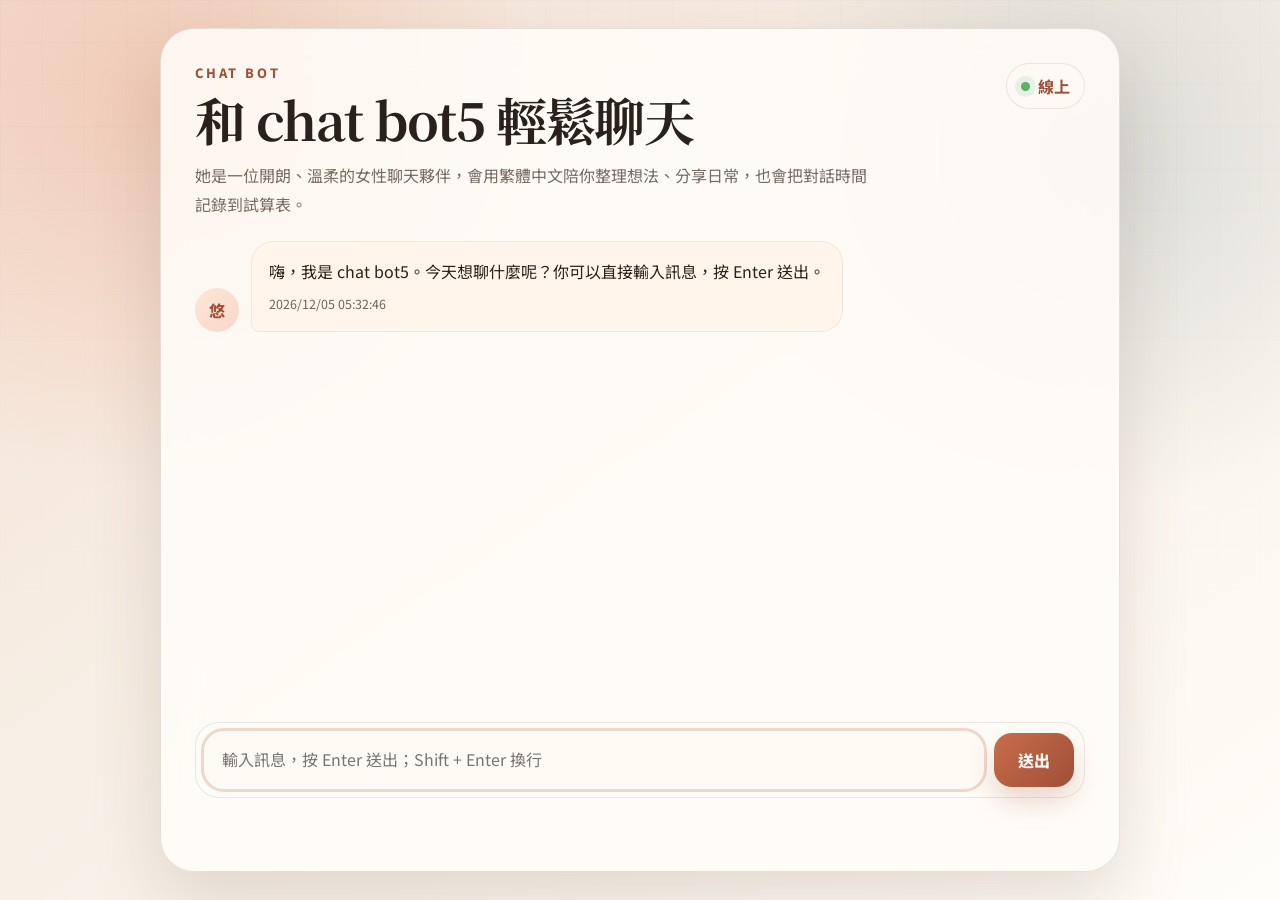
<file: index.html>
<!DOCTYPE html>
<html lang="zh-Hant">
<head>
  <meta charset="UTF-8">
  <meta name="viewport" content="width=device-width, initial-scale=1.0">
  <title>chat bot</title>
  <link rel="preconnect" href="https://fonts.googleapis.com">
  <link rel="preconnect" href="https://fonts.gstatic.com" crossorigin>
  <link href="https://fonts.googleapis.com/css2?family=Noto+Sans+TC:wght@400;500;700;800&family=Noto+Serif+TC:wght@600;700&display=swap" rel="stylesheet">
  <link rel="stylesheet" href="./styles.css">
</head>
<body>
  <main class="page-shell">
    <section class="chat-card" aria-label="chat bot 對話頁面">
      <header class="chat-header">
        <div>
          <p class="eyebrow">chat bot</p>
          <h1>和 chat bot5 輕鬆聊天</h1>
          <p class="intro">她是一位開朗、溫柔的女性聊天夥伴，會用繁體中文陪你整理想法、分享日常，也會把對話時間記錄到試算表。</p>
        </div>
        <div class="bot-badge" aria-label="chat bot5 線上">
          <span class="status-dot"></span>
          線上
        </div>
      </header>

      <section id="chatWindow" class="chat-window" aria-live="polite" aria-label="聊天紀錄">
        <article class="message bot">
          <div class="avatar" aria-hidden="true">悠</div>
          <div class="bubble">
            <p>嗨，我是 chat bot5。今天想聊什麼呢？你可以直接輸入訊息，按 Enter 送出。</p>
            <time id="welcomeTime"></time>
          </div>
        </article>
      </section>

      <form id="chatForm" class="composer">
        <label class="sr-only" for="messageInput">輸入訊息</label>
        <textarea
          id="messageInput"
          name="message"
          rows="1"
          maxlength="2000"
          placeholder="輸入訊息，按 Enter 送出；Shift + Enter 換行"
          required
        ></textarea>
        <button id="sendButton" type="submit">送出</button>
      </form>

      <p id="statusText" class="status" role="status"></p>
    </section>
  </main>

  <script src="./app.js?v=20260523-1"></script>
</body>
</html>
</file>
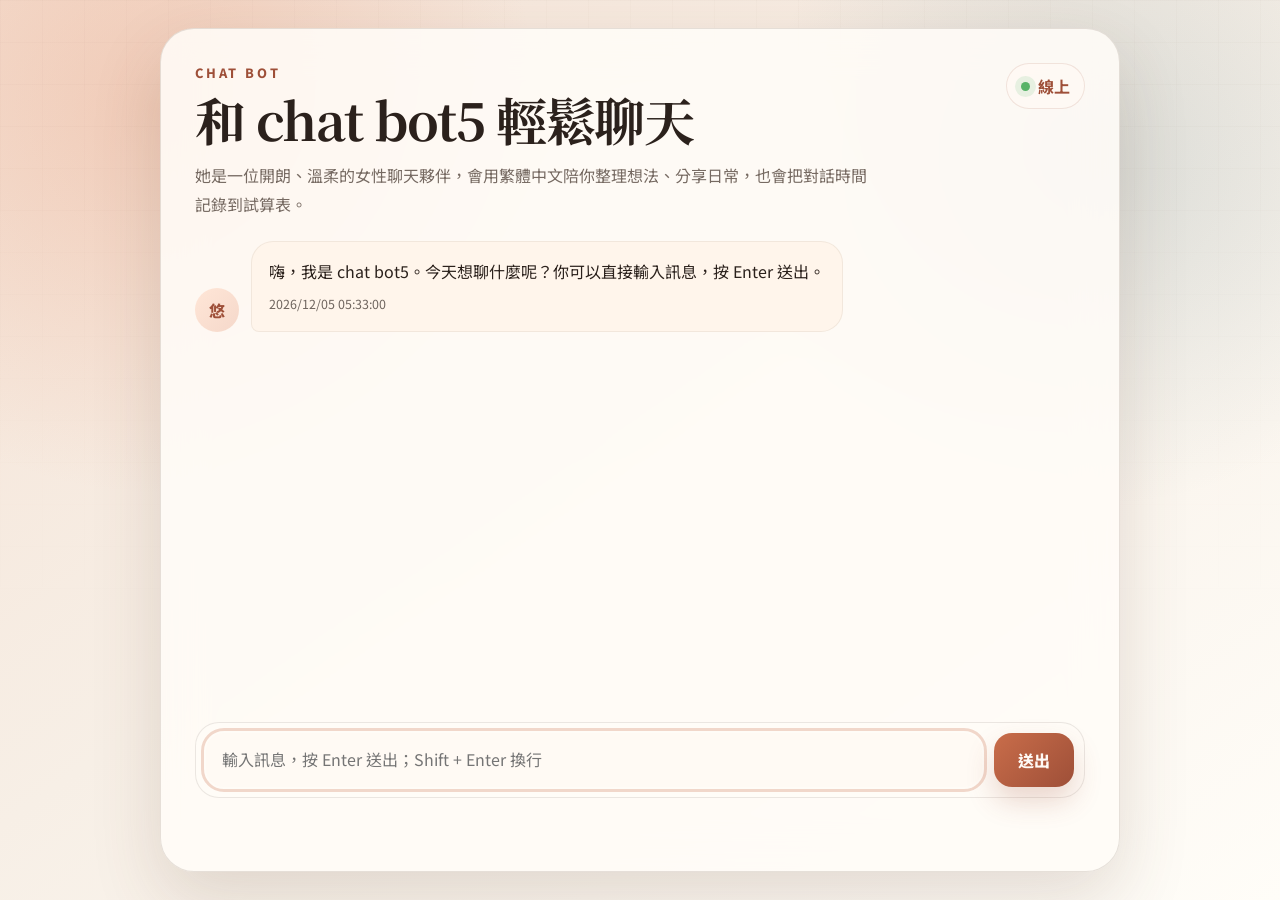
<file: chat-bot.html>
<!DOCTYPE html>
<html lang="zh-Hant">
<head>
  <meta charset="UTF-8">
  <meta name="viewport" content="width=device-width, initial-scale=1.0">
  <title>chat bot</title>
  <link rel="preconnect" href="https://fonts.googleapis.com">
  <link rel="preconnect" href="https://fonts.gstatic.com" crossorigin>
  <link href="https://fonts.googleapis.com/css2?family=Noto+Sans+TC:wght@400;500;700;800&family=Noto+Serif+TC:wght@600;700&display=swap" rel="stylesheet">
  <style>
    :root { color-scheme: light; --bg:#f7efe6; --ink:#2b211c; --muted:#766a62; --line:rgba(79,61,48,.14); --paper:rgba(255,252,247,.88); --paper-solid:#fffaf4; --accent:#c96d4a; --accent-deep:#9e4f38; --rose:#f5d8ca; --bot:#fff5eb; --user:#304d59; --user-text:#fffaf6; --shadow:0 28px 70px rgba(91,62,42,.16); }
    * { box-sizing:border-box; } html { min-height:100%; }
    body { margin:0; min-height:100vh; font-family:"Noto Sans TC",sans-serif; color:var(--ink); background:radial-gradient(circle at 12% 12%, rgba(231,153,119,.34), transparent 28%), radial-gradient(circle at 86% 18%, rgba(85,124,134,.18), transparent 26%), linear-gradient(145deg, #f5e2d5 0%, var(--bg) 46%, #fffdf8 100%); }
    body::before { content:""; position:fixed; inset:0; pointer-events:none; background-image:linear-gradient(rgba(114,88,69,.045) 1px, transparent 1px), linear-gradient(90deg, rgba(114,88,69,.04) 1px, transparent 1px); background-size:42px 42px; mask-image:linear-gradient(to bottom, rgba(0,0,0,.52), transparent 72%); }
    .page-shell { min-height:100vh; display:grid; place-items:center; padding:28px; }
    .chat-card { width:min(100%,960px); height:min(860px, calc(100vh - 56px)); min-height:620px; display:grid; grid-template-rows:auto 1fr auto auto; gap:18px; padding:clamp(20px,3vw,34px); border:1px solid var(--line); border-radius:34px; background:var(--paper); box-shadow:var(--shadow); backdrop-filter:blur(22px); }
    .chat-header { display:flex; align-items:flex-start; justify-content:space-between; gap:20px; } .eyebrow,.chat-header h1,.intro,.status{margin:0;}
    .eyebrow { color:var(--accent-deep); font-size:.8rem; font-weight:800; letter-spacing:.22em; text-transform:uppercase; }
    .chat-header h1 { margin-top:8px; font-family:"Noto Serif TC",serif; font-size:clamp(1.8rem,4vw,3.35rem); line-height:1.16; letter-spacing:-.03em; }
    .intro { max-width:42rem; margin-top:12px; color:var(--muted); line-height:1.8; }
    .bot-badge { flex:0 0 auto; display:inline-flex; align-items:center; gap:8px; padding:10px 14px; border:1px solid rgba(158,79,56,.14); border-radius:999px; background:rgba(255,250,244,.74); color:var(--accent-deep); font-weight:700; }
    .status-dot { width:9px; height:9px; border-radius:50%; background:#58b368; box-shadow:0 0 0 6px rgba(88,179,104,.14); }
    .chat-window { min-height:0; overflow-y:auto; display:flex; flex-direction:column; gap:14px; padding:4px 8px 4px 0; scroll-behavior:smooth; }
    .message { display:flex; align-items:flex-end; gap:12px; animation:rise-in 220ms ease-out; } .message.user { justify-content:flex-end; }
    .message.user .avatar { order:2; background:rgba(48,77,89,.12); color:var(--user); }
    .message.user .bubble { order:1; color:var(--user-text); background:linear-gradient(135deg, #304d59, #203946); border-bottom-right-radius:8px; }
    .avatar { flex:0 0 44px; width:44px; height:44px; display:grid; place-items:center; border-radius:50%; color:var(--accent-deep); background:linear-gradient(135deg, #ffe6d7, var(--rose)); font-weight:800; }
    .bubble { max-width:min(78%,650px); padding:15px 17px; border:1px solid rgba(93,67,48,.08); border-radius:22px 22px 22px 8px; background:var(--bot); line-height:1.78; }
    .bubble p { margin:0; white-space:pre-wrap; word-break:break-word; } .bubble time { display:block; margin-top:8px; font-size:.78rem; opacity:.68; }
    .composer { display:grid; grid-template-columns:1fr auto; gap:12px; align-items:end; padding:10px; border:1px solid rgba(79,61,48,.11); border-radius:24px; background:rgba(255,252,247,.72); }
    .composer textarea { width:100%; min-height:54px; max-height:176px; resize:none; border:0; border-radius:18px; padding:14px 16px; color:var(--ink); background:var(--paper-solid); font:inherit; line-height:1.6; }
    .composer textarea:focus,.composer button:focus { outline:3px solid rgba(201,109,74,.26); outline-offset:2px; }
    .composer button { height:54px; border:0; border-radius:18px; padding:0 24px; color:#fffaf6; background:linear-gradient(135deg, var(--accent), var(--accent-deep)); box-shadow:0 14px 28px rgba(158,79,56,.22); cursor:pointer; font:inherit; font-weight:800; transition:transform 160ms ease, opacity 160ms ease, box-shadow 160ms ease; }
    .composer button:hover { transform:translateY(-1px); box-shadow:0 18px 34px rgba(158,79,56,.26); } .composer button:disabled { cursor:wait; opacity:.68; transform:none; }
    .status { min-height:1.4em; color:var(--muted); font-size:.92rem; }
    .sr-only { position:absolute; width:1px; height:1px; padding:0; margin:-1px; overflow:hidden; clip:rect(0,0,0,0); white-space:nowrap; border:0; }
    @keyframes rise-in { from { opacity:0; transform:translateY(10px); } to { opacity:1; transform:translateY(0); } }
    @media (max-width:720px){ .page-shell{padding:12px;} .chat-card{min-height:calc(100vh - 24px); height:calc(100vh - 24px); border-radius:24px;} .chat-header{display:block;} .bot-badge{margin-top:16px;} .bubble{max-width:100%;} .composer{grid-template-columns:1fr;} .composer button{width:100%;} }
  </style>
</head>
<body>
  <main class="page-shell">
    <section class="chat-card" aria-label="chat bot 對話頁面">
      <header class="chat-header">
        <div>
          <p class="eyebrow">chat bot</p>
          <h1>和 chat bot5 輕鬆聊天</h1>
          <p class="intro">她是一位開朗、溫柔的女性聊天夥伴，會用繁體中文陪你整理想法、分享日常，也會把對話時間記錄到試算表。</p>
        </div>
        <div class="bot-badge" aria-label="chat bot5 線上"><span class="status-dot"></span> 線上</div>
      </header>
      <section id="chatWindow" class="chat-window" aria-live="polite" aria-label="聊天紀錄">
        <article class="message bot">
          <div class="avatar" aria-hidden="true">悠</div>
          <div class="bubble">
            <p>嗨，我是 chat bot5。今天想聊什麼呢？你可以直接輸入訊息，按 Enter 送出。</p>
            <time id="welcomeTime"></time>
          </div>
        </article>
      </section>
      <form id="chatForm" class="composer">
        <label class="sr-only" for="messageInput">輸入訊息</label>
        <textarea id="messageInput" name="message" rows="1" maxlength="2000" placeholder="輸入訊息，按 Enter 送出；Shift + Enter 換行" required></textarea>
        <button id="sendButton" type="submit">送出</button>
      </form>
      <p id="statusText" class="status" role="status"></p>
    </section>
  </main>
  <script>
    const GAS_ENDPOINT = "https://script.google.com/macros/s/AKfycbyCBGuREZ_Uf8W_ZQk-UEJn5G4hgKFTDFJhL8ZnHP4VfIv2t8JuQhxo4HJ03i0sY9pM9g/exec";
    const BOT_NAME = "chat bot5";
    const USER_NAME = "使用者";
    const MAX_HISTORY_ITEMS = 12;
    const conversationHistory = [];
    const chatWindow = document.querySelector("#chatWindow");
    const chatForm = document.querySelector("#chatForm");
    const messageInput = document.querySelector("#messageInput");
    const sendButton = document.querySelector("#sendButton");
    const statusText = document.querySelector("#statusText");
    const welcomeTime = document.querySelector("#welcomeTime");
    welcomeTime.textContent = formatTimestamp(new Date());
    messageInput.focus();
    chatForm.addEventListener("submit", async (event) => {
      event.preventDefault();
      const message = messageInput.value.trim();
      if (!message) return;
      const requestHistory = conversationHistory.slice(-MAX_HISTORY_ITEMS);
      appendMessage("user", "你", message);
      conversationHistory.push({ role: "user", text: message });
      messageInput.value = "";
      autoResize();
      setBusy(true, "chat bot5 正在溫柔思考中...");
      try {
        const data = await sendJsonpRequest({ message, botName: BOT_NAME, userName: USER_NAME, history: requestHistory, sentAt: formatTimestamp(new Date()) });
        if (!data.ok) throw new Error(data.error || "後端回覆格式不正確");
        appendMessage("bot", "悠", data.reply, data.timestamp);
        conversationHistory.push({ role: "assistant", text: data.reply });
        setBusy(false, "已記錄這次對話。");
      } catch (error) {
        appendMessage("bot", "悠", "抱歉，剛剛連線時出了一點小狀況。請稍後再試一次。");
        setBusy(false, `錯誤：${error.message}`);
      }
    });
    messageInput.addEventListener("input", autoResize);
    messageInput.addEventListener("keydown", (event) => { if (event.key === "Enter" && !event.shiftKey) { event.preventDefault(); chatForm.requestSubmit(); } });
    function appendMessage(role, avatar, text, timestamp = formatTimestamp(new Date())) {
      const message = document.createElement("article");
      message.className = `message ${role}`;
      const avatarNode = document.createElement("div");
      avatarNode.className = "avatar";
      avatarNode.setAttribute("aria-hidden", "true");
      avatarNode.textContent = avatar;
      const bubble = document.createElement("div");
      bubble.className = "bubble";
      const paragraph = document.createElement("p");
      paragraph.textContent = text;
      const time = document.createElement("time");
      time.textContent = timestamp;
      bubble.append(paragraph, time);
      message.append(avatarNode, bubble);
      chatWindow.appendChild(message);
      chatWindow.scrollTop = chatWindow.scrollHeight;
    }
    function autoResize() { messageInput.style.height = "auto"; messageInput.style.height = `${Math.min(messageInput.scrollHeight, 176)}px`; }
    function setBusy(isBusy, text) { sendButton.disabled = isBusy; messageInput.disabled = isBusy; statusText.textContent = text; if (!isBusy) messageInput.focus(); }
    function formatTimestamp(date) { const parts = new Intl.DateTimeFormat("zh-TW", { timeZone: "Asia/Taipei", year:"numeric", month:"2-digit", day:"2-digit", hour:"2-digit", minute:"2-digit", second:"2-digit", hour12:false }).formatToParts(date); const map = Object.fromEntries(parts.map((part) => [part.type, part.value])); return `${map.year}/${map.month}/${map.day} ${map.hour}:${map.minute}:${map.second}`; }
    function sendJsonpRequest(payload) {
      return new Promise((resolve, reject) => {
        const callbackName = `jsonp_${Date.now()}_${Math.random().toString(36).slice(2)}`;
        const script = document.createElement("script");
        let loaded = false;
        const timeout = window.setTimeout(() => { cleanup(); reject(new Error(loaded ? "後端有回應，但未觸發 callback。" : "連線逾時，請稍後再試。")); }, 20000);
        function cleanup() { clearTimeout(timeout); delete window[callbackName]; script.remove(); }
        window[callbackName] = (response) => { cleanup(); resolve(response); };
        script.onload = () => { loaded = true; };
        script.onerror = () => { cleanup(); reject(new Error("後端腳本載入失敗。")); };
        const url = new URL(GAS_ENDPOINT);
        url.searchParams.set("callback", callbackName);
        url.searchParams.set("payload", JSON.stringify(payload));
        url.searchParams.set("_", String(Date.now()));
        script.src = url.toString();
        script.async = true;
        document.head.appendChild(script);
      });
    }
  </script>
</body>
</html>
</file>
<file: styles.css>
:root {
  color-scheme: light;
  --bg: #f7efe6;
  --ink: #2b211c;
  --muted: #766a62;
  --line: rgba(79, 61, 48, 0.14);
  --paper: rgba(255, 252, 247, 0.88);
  --paper-solid: #fffaf4;
  --accent: #c96d4a;
  --accent-deep: #9e4f38;
  --rose: #f5d8ca;
  --bot: #fff5eb;
  --user: #304d59;
  --user-text: #fffaf6;
  --shadow: 0 28px 70px rgba(91, 62, 42, 0.16);
}

* {
  box-sizing: border-box;
}

html {
  min-height: 100%;
}

body {
  margin: 0;
  min-height: 100vh;
  font-family: "Noto Sans TC", sans-serif;
  color: var(--ink);
  background:
    radial-gradient(circle at 12% 12%, rgba(231, 153, 119, 0.34), transparent 28%),
    radial-gradient(circle at 86% 18%, rgba(85, 124, 134, 0.18), transparent 26%),
    linear-gradient(145deg, #f5e2d5 0%, var(--bg) 46%, #fffdf8 100%);
}

body::before {
  content: "";
  position: fixed;
  inset: 0;
  pointer-events: none;
  background-image:
    linear-gradient(rgba(114, 88, 69, 0.045) 1px, transparent 1px),
    linear-gradient(90deg, rgba(114, 88, 69, 0.04) 1px, transparent 1px);
  background-size: 42px 42px;
  mask-image: linear-gradient(to bottom, rgba(0, 0, 0, 0.52), transparent 72%);
}

.page-shell {
  min-height: 100vh;
  display: grid;
  place-items: center;
  padding: 28px;
}

.chat-card {
  width: min(100%, 960px);
  height: min(860px, calc(100vh - 56px));
  min-height: 620px;
  display: grid;
  grid-template-rows: auto 1fr auto auto;
  gap: 18px;
  padding: clamp(20px, 3vw, 34px);
  border: 1px solid var(--line);
  border-radius: 34px;
  background: var(--paper);
  box-shadow: var(--shadow);
  backdrop-filter: blur(22px);
}

.chat-header {
  display: flex;
  align-items: flex-start;
  justify-content: space-between;
  gap: 20px;
}

.eyebrow,
.chat-header h1,
.intro,
.status {
  margin: 0;
}

.eyebrow {
  color: var(--accent-deep);
  font-size: 0.8rem;
  font-weight: 800;
  letter-spacing: 0.22em;
  text-transform: uppercase;
}

.chat-header h1 {
  margin-top: 8px;
  font-family: "Noto Serif TC", serif;
  font-size: clamp(1.8rem, 4vw, 3.35rem);
  line-height: 1.16;
  letter-spacing: -0.03em;
}

.intro {
  max-width: 42rem;
  margin-top: 12px;
  color: var(--muted);
  line-height: 1.8;
}

.bot-badge {
  flex: 0 0 auto;
  display: inline-flex;
  align-items: center;
  gap: 8px;
  padding: 10px 14px;
  border: 1px solid rgba(158, 79, 56, 0.14);
  border-radius: 999px;
  background: rgba(255, 250, 244, 0.74);
  color: var(--accent-deep);
  font-weight: 700;
}

.status-dot {
  width: 9px;
  height: 9px;
  border-radius: 50%;
  background: #58b368;
  box-shadow: 0 0 0 6px rgba(88, 179, 104, 0.14);
}

.chat-window {
  min-height: 0;
  overflow-y: auto;
  display: flex;
  flex-direction: column;
  gap: 14px;
  padding: 4px 8px 4px 0;
  scroll-behavior: smooth;
}

.chat-window::-webkit-scrollbar {
  width: 10px;
}

.chat-window::-webkit-scrollbar-thumb {
  border: 3px solid transparent;
  border-radius: 999px;
  background: rgba(104, 78, 61, 0.28);
  background-clip: content-box;
}

.message {
  display: flex;
  align-items: flex-end;
  gap: 12px;
  animation: rise-in 220ms ease-out;
}

.message.user {
  justify-content: flex-end;
}

.message.user .avatar {
  order: 2;
  background: rgba(48, 77, 89, 0.12);
  color: var(--user);
}

.message.user .bubble {
  order: 1;
  color: var(--user-text);
  background: linear-gradient(135deg, #304d59, #203946);
  border-bottom-right-radius: 8px;
}

.avatar {
  flex: 0 0 44px;
  width: 44px;
  height: 44px;
  display: grid;
  place-items: center;
  border-radius: 50%;
  color: var(--accent-deep);
  background: linear-gradient(135deg, #ffe6d7, var(--rose));
  font-weight: 800;
}

.bubble {
  max-width: min(78%, 650px);
  padding: 15px 17px;
  border: 1px solid rgba(93, 67, 48, 0.08);
  border-radius: 22px 22px 22px 8px;
  background: var(--bot);
  line-height: 1.78;
}

.bubble p {
  margin: 0;
  white-space: pre-wrap;
  word-break: break-word;
}

.bubble time {
  display: block;
  margin-top: 8px;
  font-size: 0.78rem;
  opacity: 0.68;
}

.composer {
  display: grid;
  grid-template-columns: 1fr auto;
  gap: 12px;
  align-items: end;
  padding: 10px;
  border: 1px solid rgba(79, 61, 48, 0.11);
  border-radius: 24px;
  background: rgba(255, 252, 247, 0.72);
}

.composer textarea {
  width: 100%;
  min-height: 54px;
  max-height: 176px;
  resize: none;
  border: 0;
  border-radius: 18px;
  padding: 14px 16px;
  color: var(--ink);
  background: var(--paper-solid);
  font: inherit;
  line-height: 1.6;
}

.composer textarea:focus,
.composer button:focus {
  outline: 3px solid rgba(201, 109, 74, 0.26);
  outline-offset: 2px;
}

.composer button {
  height: 54px;
  border: 0;
  border-radius: 18px;
  padding: 0 24px;
  color: #fffaf6;
  background: linear-gradient(135deg, var(--accent), var(--accent-deep));
  box-shadow: 0 14px 28px rgba(158, 79, 56, 0.22);
  cursor: pointer;
  font: inherit;
  font-weight: 800;
  transition: transform 160ms ease, opacity 160ms ease, box-shadow 160ms ease;
}

.composer button:hover {
  transform: translateY(-1px);
  box-shadow: 0 18px 34px rgba(158, 79, 56, 0.26);
}

.composer button:disabled {
  cursor: wait;
  opacity: 0.68;
  transform: none;
}

.status {
  min-height: 1.4em;
  color: var(--muted);
  font-size: 0.92rem;
}

.sr-only {
  position: absolute;
  width: 1px;
  height: 1px;
  padding: 0;
  margin: -1px;
  overflow: hidden;
  clip: rect(0, 0, 0, 0);
  white-space: nowrap;
  border: 0;
}

@keyframes rise-in {
  from {
    opacity: 0;
    transform: translateY(10px);
  }

  to {
    opacity: 1;
    transform: translateY(0);
  }
}

@media (max-width: 720px) {
  .page-shell {
    padding: 12px;
  }

  .chat-card {
    min-height: calc(100vh - 24px);
    height: calc(100vh - 24px);
    border-radius: 24px;
  }

  .chat-header {
    display: block;
  }

  .bot-badge {
    margin-top: 16px;
  }

  .bubble {
    max-width: 100%;
  }

  .composer {
    grid-template-columns: 1fr;
  }

  .composer button {
    width: 100%;
  }
}
</file>
